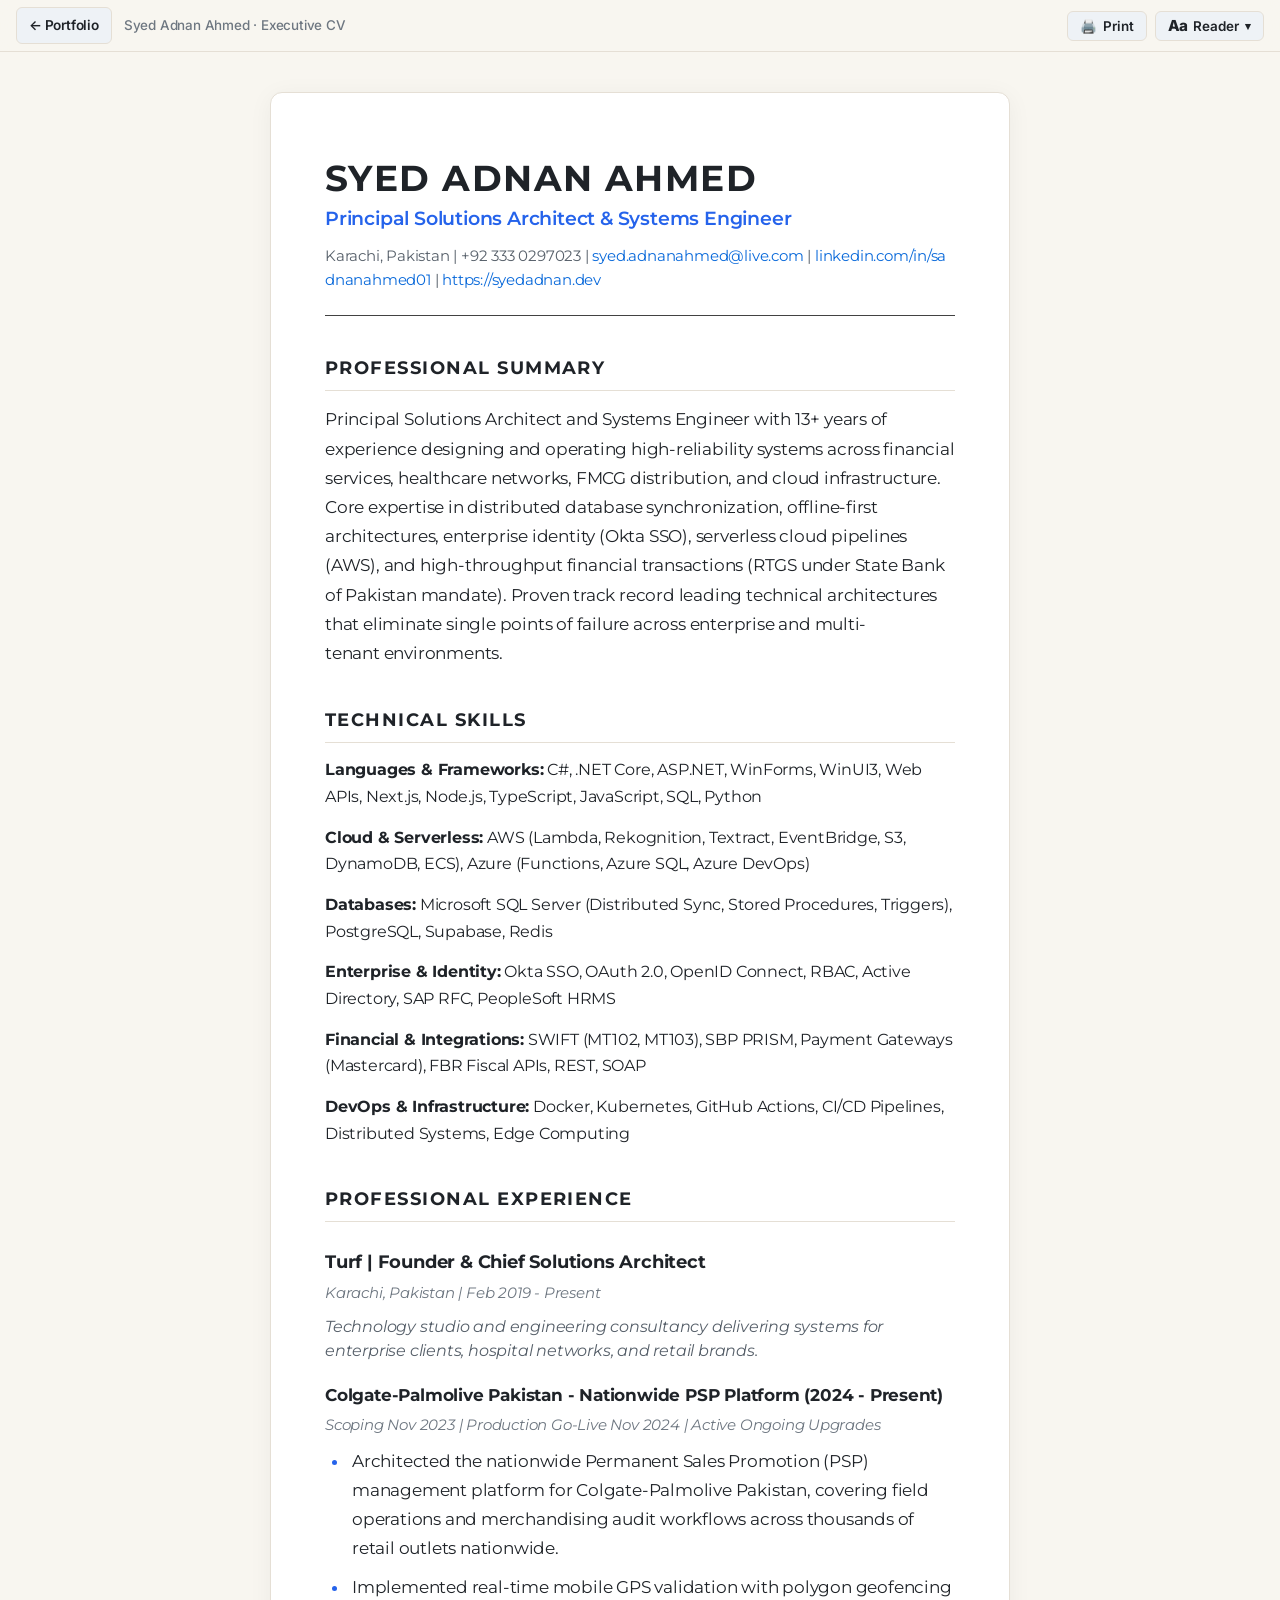
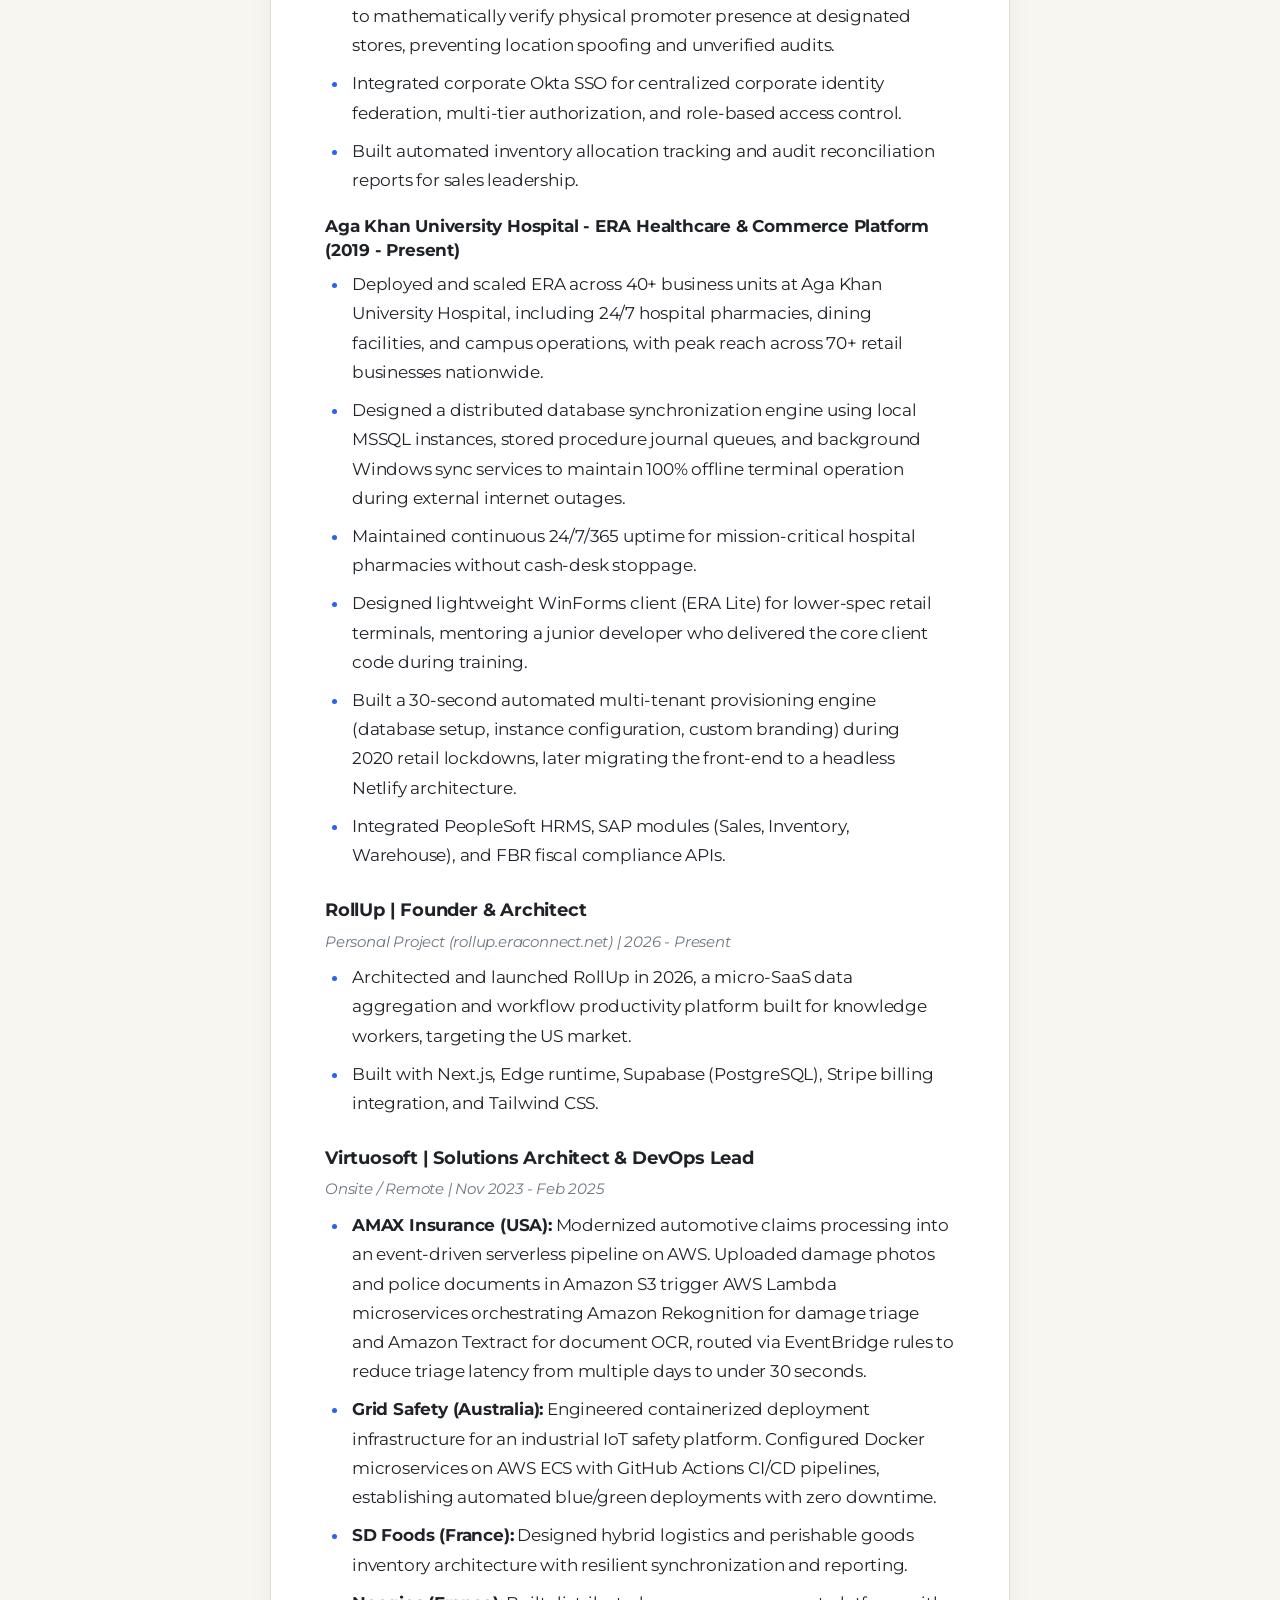
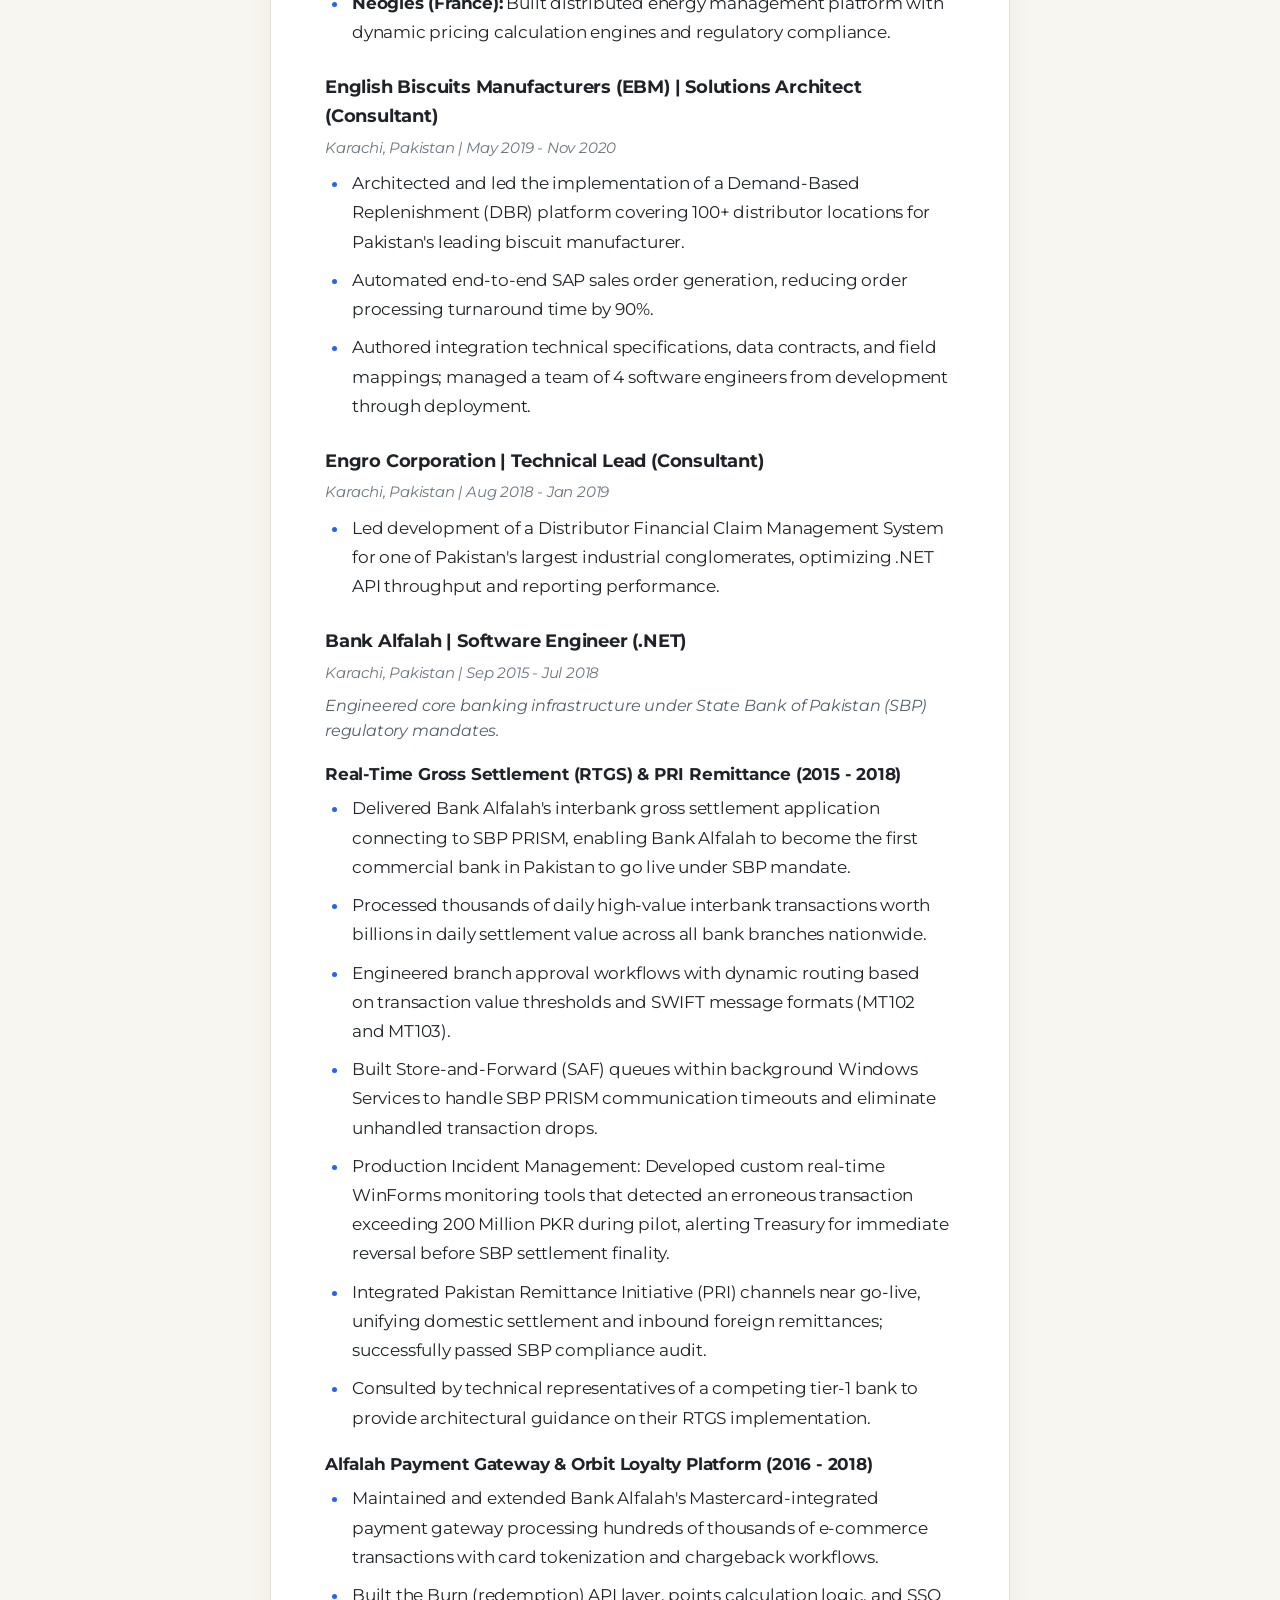
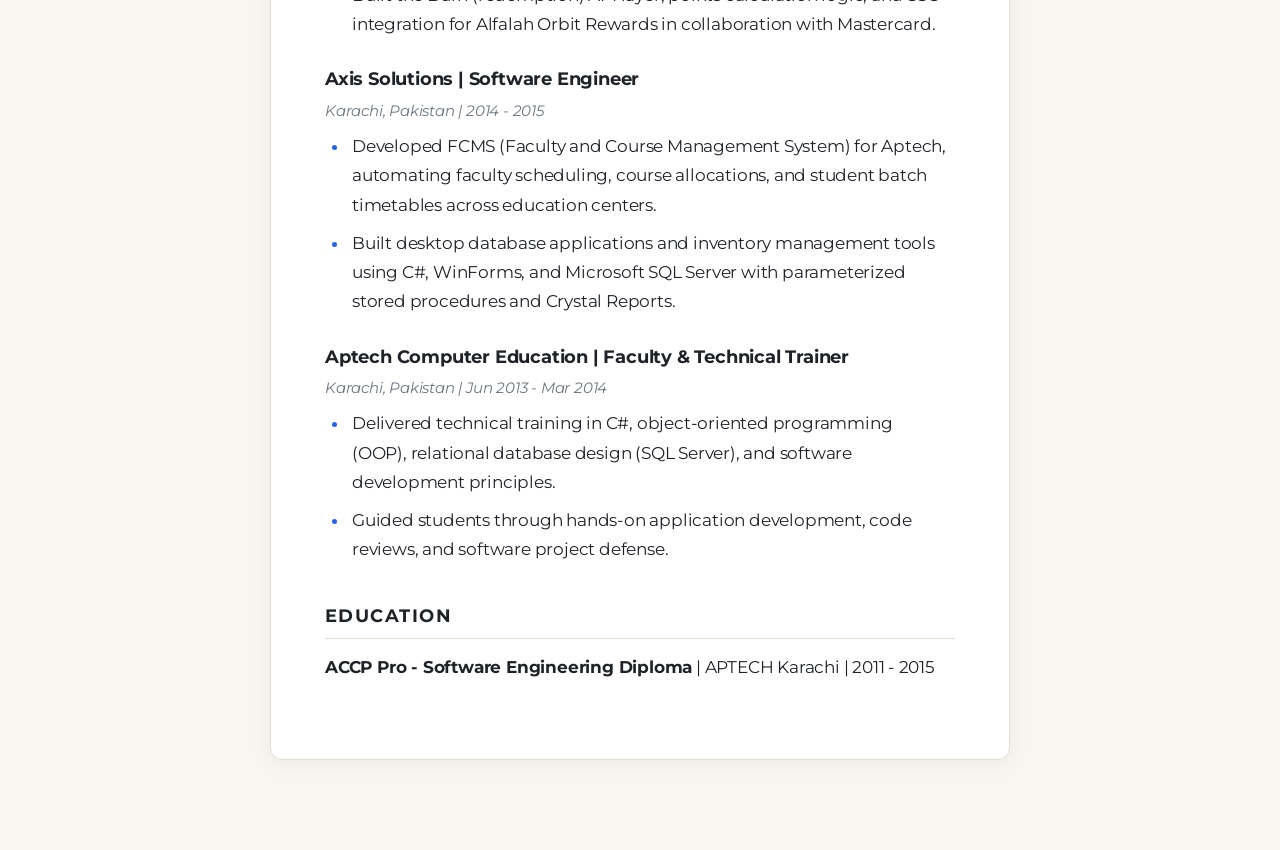
<file: cv.html>
<!DOCTYPE html>
<html lang="en" data-theme="paper" data-font="montserrat" data-size="md">

<head>
  <meta charset="UTF-8">
  <meta name="viewport" content="width=device-width, initial-scale=1.0">
  <title>Syed Adnan Ahmed - Resume</title>
  <meta name="description"
    content="Resume of Syed Adnan Ahmed - Principal Solutions Architect & Systems Engineer with 13+ years of experience.">

  <!-- Favicons -->
  <link rel="icon" type="image/svg+xml" href="favicon.svg" />
  <link rel="icon" type="image/png" href="favicon.png" />
  <link rel="apple-touch-icon" href="apple-touch-icon.png" />

  <!-- Modern Reader Typography (Montserrat + Clean Sans Inter + Code) -->
  <link rel="preconnect" href="https://fonts.googleapis.com">
  <link rel="preconnect" href="https://fonts.gstatic.com" crossorigin>
  <link
    href="https://fonts.googleapis.com/css2?family=Inter:wght@400;500;600;700&family=Montserrat:ital,wght@0,300;0,400;0,500;0,600;0,700;0,800;1,400&family=JetBrains+Mono:wght@400;500&display=swap"
    rel="stylesheet">

  <style>
    /* -------------------------------------------------------------
       E-READER / EPUB DESIGN SYSTEM & THEMES
       ------------------------------------------------------------- */
    :root {
      --font-montserrat: "Montserrat", -apple-system, BlinkMacSystemFont, "Segoe UI", Roboto, sans-serif;
      --font-sans: "Inter", -apple-system, BlinkMacSystemFont, "Segoe UI", Roboto, sans-serif;
      --font-mono: "JetBrains Mono", monospace;

      --text-scale: 1.04rem;
      --line-height: 1.72;
      --measure: 740px;
    }

    /* THEME 1: Paper (Natural Soft White Book Page) */
    html[data-theme="paper"] {
      --bg-page: #f8f6f0;
      --bg-surface: #ffffff;
      --bg-toolbar: rgba(248, 246, 240, 0.94);
      --border-color: #e5dfd5;
      --text-main: #1f2328;
      --text-secondary: #57606a;
      --text-muted: #6e7781;
      --link-color: #0969da;
      --accent: #2563eb;
      --card-shadow: 0 4px 24px rgba(0, 0, 0, 0.05);
      --badge-bg: #eef2f6;
      --hr-color: #222222;
    }

    /* THEME 2: Sepia (Authentic Warm Parchment / E-Reader) */
    html[data-theme="sepia"] {
      --bg-page: #f4ecd8;
      --bg-surface: #faeed9;
      --bg-toolbar: rgba(244, 236, 216, 0.95);
      --border-color: #dfd3ba;
      --text-main: #3d3226;
      --text-secondary: #635341;
      --text-muted: #7d6b56;
      --link-color: #8b4513;
      --accent: #875122;
      --card-shadow: 0 4px 24px rgba(78, 57, 32, 0.08);
      --badge-bg: #e8dcbf;
      --hr-color: #5c4735;
    }

    /* THEME 3: Night (OLED Charcoal / Deep Slate) */
    html[data-theme="night"] {
      --bg-page: #0d1117;
      --bg-surface: #161b22;
      --bg-toolbar: rgba(13, 17, 23, 0.94);
      --border-color: #30363d;
      --text-main: #e6edf3;
      --text-secondary: #9198a1;
      --text-muted: #7d8590;
      --link-color: #58a6ff;
      --accent: #38bdf8;
      --card-shadow: 0 8px 32px rgba(0, 0, 0, 0.45);
      --badge-bg: #21262d;
      --hr-color: #484f58;
    }

    /* Font Families */
    html[data-font="montserrat"] body {
      font-family: var(--font-montserrat);
      letter-spacing: -0.012em;
    }

    html[data-font="sans"] body {
      font-family: var(--font-sans);
      letter-spacing: -0.01em;
    }

    /* Reflowable Text Sizing */
    html[data-size="sm"] {
      --text-scale: 0.94rem;
      --line-height: 1.65;
    }

    html[data-size="md"] {
      --text-scale: 1.05rem;
      --line-height: 1.74;
    }

    html[data-size="lg"] {
      --text-scale: 1.18rem;
      --line-height: 1.8;
    }

    html[data-size="xl"] {
      --text-scale: 1.3rem;
      --line-height: 1.86;
    }

    * {
      box-sizing: border-box;
      margin: 0;
      padding: 0;
    }

    html {
      scroll-behavior: smooth;
      background-color: var(--bg-page);
      color: var(--text-main);
      transition: background-color 0.25s ease, color 0.25s ease;
    }

    body {
      background-color: var(--bg-page);
      color: var(--text-main);
      font-size: var(--text-scale);
      line-height: var(--line-height);
      text-rendering: optimizeLegibility;
      -webkit-font-smoothing: antialiased;
      hyphens: auto;
      -webkit-hyphens: auto;
      word-break: break-word;
      transition: background-color 0.25s ease, color 0.25s ease;
    }

    /* Top Reading Progress Bar */
    .reading-progress-bar {
      position: fixed;
      top: 0;
      left: 0;
      height: 3px;
      width: 0%;
      background: var(--accent);
      z-index: 1000;
      transition: width 0.08s ease-out;
    }

    /* Sticky Reader Header Toolbar */
    .reader-toolbar {
      position: sticky;
      top: 0;
      z-index: 999;
      background: var(--bg-toolbar);
      backdrop-filter: blur(14px);
      -webkit-backdrop-filter: blur(14px);
      border-bottom: 1px solid var(--border-color);
      height: 52px;
      padding: 0 16px;
      display: flex;
      align-items: center;
      justify-content: space-between;
      gap: 12px;
      font-family: var(--font-sans);
      white-space: nowrap;
    }

    .toolbar-left {
      display: flex;
      align-items: center;
      gap: 12px;
      flex-shrink: 0;
    }

    .toolbar-link {
      display: inline-flex;
      align-items: center;
      gap: 6px;
      color: var(--text-main);
      text-decoration: none;
      font-size: 0.85rem;
      font-weight: 600;
      padding: 6px 12px;
      border-radius: 6px;
      background: var(--badge-bg);
      border: 1px solid var(--border-color);
      transition: all 0.2s ease;
      white-space: nowrap;
      flex-shrink: 0;
    }

    .toolbar-link:hover {
      border-color: var(--accent);
      color: var(--accent);
    }

    .toolbar-title {
      font-size: 0.84rem;
      color: var(--text-muted);
      font-weight: 500;
    }

    .toolbar-right {
      display: flex;
      align-items: center;
      gap: 8px;
      flex-shrink: 0;
    }

    .toolbar-btn {
      border: 1px solid var(--border-color);
      background: var(--badge-bg);
      color: var(--text-main);
      padding: 6px 12px;
      border-radius: 6px;
      font-size: 0.84rem;
      font-weight: 600;
      cursor: pointer;
      display: inline-flex;
      align-items: center;
      gap: 6px;
      transition: all 0.18s ease;
      user-select: none;
      font-family: var(--font-sans);
      white-space: nowrap;
      flex-shrink: 0;
    }

    .toolbar-btn:hover {
      border-color: var(--accent);
      color: var(--accent);
    }

    .toolbar-btn.active {
      background: var(--bg-surface);
      border-color: var(--accent);
      color: var(--accent);
      box-shadow: 0 1px 4px rgba(0, 0, 0, 0.1);
    }

    .aa-badge {
      font-weight: 800;
      font-size: 0.95rem;
      letter-spacing: -0.05em;
      line-height: 1;
    }

    .chevron-arrow {
      font-size: 0.7rem;
      transition: transform 0.2s ease;
    }

    .toolbar-btn.active .chevron-arrow {
      transform: rotate(180deg);
    }

    /* Collapsible E-Reader Appearance Popover */
    .reader-settings-panel {
      position: fixed;
      top: 58px;
      right: 16px;
      width: 310px;
      max-width: calc(100vw - 32px);
      background: var(--bg-surface);
      border: 1px solid var(--border-color);
      border-radius: 12px;
      box-shadow: 0 14px 40px rgba(0, 0, 0, 0.2);
      padding: 16px;
      z-index: 1001;
      font-family: var(--font-sans);
      display: flex;
      flex-direction: column;
      gap: 14px;
      opacity: 0;
      visibility: hidden;
      transform: translateY(-8px) scale(0.98);
      pointer-events: none;
      transition: opacity 0.2s cubic-bezier(0.16, 1, 0.3, 1), transform 0.2s cubic-bezier(0.16, 1, 0.3, 1), visibility 0.2s;
    }

    .reader-settings-panel.open {
      opacity: 1;
      visibility: visible;
      transform: translateY(0) scale(1);
      pointer-events: auto;
    }

    .settings-header {
      display: flex;
      align-items: center;
      justify-content: space-between;
      border-bottom: 1px solid var(--border-color);
      padding-bottom: 8px;
    }

    .settings-title {
      font-size: 0.74rem;
      font-weight: 700;
      text-transform: uppercase;
      letter-spacing: 0.08em;
      color: var(--text-muted);
    }

    .settings-close-btn {
      border: none;
      background: transparent;
      color: var(--text-muted);
      cursor: pointer;
      font-size: 0.95rem;
      padding: 2px 6px;
      border-radius: 4px;
      line-height: 1;
      transition: color 0.15s ease;
    }

    .settings-close-btn:hover {
      color: var(--text-main);
    }

    .settings-section {
      display: flex;
      flex-direction: column;
      gap: 6px;
    }

    .settings-label {
      font-size: 0.72rem;
      font-weight: 700;
      letter-spacing: 0.06em;
      text-transform: uppercase;
      color: var(--text-muted);
    }

    .segmented-control {
      display: flex;
      align-items: center;
      background: var(--badge-bg);
      border: 1px solid var(--border-color);
      border-radius: 8px;
      padding: 3px;
      gap: 3px;
    }

    .segmented-btn {
      flex: 1;
      border: none;
      background: transparent;
      color: var(--text-secondary);
      padding: 7px 4px;
      font-size: 0.82rem;
      font-weight: 600;
      border-radius: 6px;
      cursor: pointer;
      display: inline-flex;
      align-items: center;
      justify-content: center;
      gap: 5px;
      transition: all 0.15s ease;
      user-select: none;
      white-space: nowrap;
    }

    .segmented-btn:hover {
      color: var(--text-main);
    }

    .segmented-btn.active {
      background: var(--bg-surface);
      color: var(--text-main);
      box-shadow: 0 1px 4px rgba(0, 0, 0, 0.12);
    }

    .theme-dot {
      width: 12px;
      height: 12px;
      border-radius: 50%;
      display: inline-block;
      border: 1px solid rgba(0, 0, 0, 0.25);
    }

    .theme-dot.paper { background: #ffffff; }
    .theme-dot.sepia { background: #f4ecd8; border-color: #8c7659; }
    .theme-dot.night { background: #161b22; border-color: #555; }

    .size-stepper {
      display: flex;
      align-items: center;
      background: var(--badge-bg);
      border: 1px solid var(--border-color);
      border-radius: 8px;
      padding: 3px;
    }

    .stepper-btn {
      border: none;
      background: transparent;
      color: var(--text-secondary);
      padding: 6px 16px;
      font-size: 0.95rem;
      font-weight: 700;
      border-radius: 6px;
      cursor: pointer;
      transition: all 0.15s ease;
      user-select: none;
    }

    .stepper-btn:hover {
      background: var(--bg-surface);
      color: var(--text-main);
    }

    .size-indicator {
      flex: 1;
      text-align: center;
      font-size: 0.82rem;
      font-weight: 600;
      color: var(--text-main);
    }

    /* E-Reader Layout Container */
    .reader-layout {
      min-height: calc(100vh - 56px);
      padding: 40px 20px 90px;
      display: flex;
      justify-content: center;
    }

    .reader-page {
      width: 100%;
      max-width: var(--measure);
      background: var(--bg-surface);
      border: 1px solid var(--border-color);
      border-radius: 12px;
      padding: 64px 54px;
      box-shadow: var(--card-shadow);
      transition: all 0.25s ease;
    }

    /* Content Typography */
    h1 {
      font-size: 2.25rem;
      font-weight: 700;
      color: var(--text-main);
      margin-bottom: 6px;
      text-transform: uppercase;
      letter-spacing: 0.04em;
      line-height: 1.2;
    }

    .subtitle {
      font-size: 1.18rem;
      font-weight: 600;
      color: var(--accent);
      margin-bottom: 12px;
      line-height: 1.35;
    }

    .contact {
      font-size: 0.94rem;
      color: var(--text-secondary);
      margin-bottom: 22px;
      line-height: 1.65;
    }

    .contact a {
      color: var(--link-color);
      text-decoration: none;
      word-break: break-all;
    }

    .contact a:hover {
      text-decoration: underline;
    }

    hr {
      border: none;
      border-top: 1.5px solid var(--hr-color);
      margin: 14px 0 28px 0;
      opacity: 0.85;
    }

    h2 {
      font-size: 1.15rem;
      font-weight: 700;
      text-transform: uppercase;
      letter-spacing: 0.08em;
      color: var(--text-main);
      margin: 36px 0 14px 0;
      padding-bottom: 6px;
      border-bottom: 1px solid var(--border-color);
    }

    .job-header {
      margin-top: 26px;
      margin-bottom: 4px;
    }

    .job-title {
      font-size: 1.14rem;
      font-weight: 700;
      color: var(--text-main);
      line-height: 1.4;
    }

    .job-meta {
      font-size: 0.92rem;
      color: var(--text-muted);
      margin-bottom: 8px;
      font-style: italic;
    }

    .company-desc {
      font-size: 0.98rem;
      color: var(--text-secondary);
      margin-bottom: 14px;
      font-style: italic;
      line-height: 1.55;
    }

    .project-heading {
      font-size: 1.05rem;
      font-weight: 700;
      color: var(--text-main);
      margin: 20px 0 6px 0;
      line-height: 1.4;
    }

    p {
      margin-bottom: 12px;
      text-wrap: pretty;
    }

    ul {
      margin: 8px 0 20px 0;
      padding-left: 24px;
    }

    ul li {
      margin-bottom: 9px;
      padding-left: 3px;
      text-wrap: pretty;
    }

    ul li::marker {
      color: var(--accent);
    }

    .skills-list {
      margin-bottom: 14px;
      font-size: 0.98rem;
      line-height: 1.7;
    }

    .skills-list strong {
      color: var(--text-main);
      font-weight: 700;
    }

    /* Mobile Responsive Screen Adaptations */
    @media screen and (max-width: 640px) {
      .reader-toolbar {
        padding: 0 12px;
      }

      .toolbar-title {
        display: none;
      }

      .toolbar-link {
        padding: 6px 10px;
        font-size: 0.82rem;
      }

      .toolbar-btn {
        padding: 6px 10px;
        font-size: 0.82rem;
      }

      .reader-settings-panel {
        top: 56px;
        right: 12px;
        left: 12px;
        width: auto;
        max-width: none;
      }

      .reader-layout {
        padding: 12px 10px 60px;
      }

      .reader-page {
        border-radius: 8px;
        padding: 24px 18px;
        border: none;
        box-shadow: none;
      }

      h1 {
        font-size: 1.75rem;
      }

      .subtitle {
        font-size: 1.04rem;
      }

      .contact {
        font-size: 0.88rem;
      }

      h2 {
        font-size: 1.05rem;
        margin-top: 28px;
      }

      .job-title {
        font-size: 1.06rem;
      }

      ul {
        padding-left: 18px;
      }
    }

    /* -------------------------------------------------------------
       PRINT & ATS COMPLIANCE PRESERVATION
       ------------------------------------------------------------- */
    @media print {
      @page {
        margin: 1.2cm 1.5cm;
        size: A4 portrait;
      }

      html,
      body {
        background: #ffffff !important;
        color: #000000 !important;
        font-family: Arial, Calibri, sans-serif !important;
        font-size: 9.8pt !important;
        line-height: 1.36 !important;
      }

      .reading-progress-bar,
      .reader-toolbar,
      .reader-settings-panel {
        display: none !important;
      }

      .reader-layout {
        padding: 0 !important;
        display: block !important;
      }

      .reader-page {
        max-width: 100% !important;
        padding: 0 !important;
        border: none !important;
        box-shadow: none !important;
        background: transparent !important;
      }

      h1 {
        font-size: 19pt !important;
        color: #000000 !important;
        margin: 0 0 2px 0 !important;
      }

      .subtitle {
        font-size: 11pt !important;
        color: #333333 !important;
        margin: 0 0 4px 0 !important;
      }

      .contact {
        font-size: 9.2pt !important;
        color: #444444 !important;
        margin: 0 0 10px 0 !important;
      }

      .contact a {
        color: #111111 !important;
        text-decoration: none !important;
      }

      hr {
        border-top: 1.5px solid #000000 !important;
        margin: 4px 0 10px 0 !important;
      }

      h2 {
        font-size: 10.5pt !important;
        color: #000000 !important;
        margin: 12px 0 4px 0 !important;
        border-bottom: 1px solid #cccccc !important;
        page-break-after: avoid;
      }

      .job-header {
        margin-top: 10px !important;
        page-break-after: avoid;
      }

      .job-title {
        font-size: 10.2pt !important;
        color: #000000 !important;
      }

      .job-meta {
        font-size: 9pt !important;
        color: #555555 !important;
        margin-bottom: 3px !important;
      }

      .company-desc {
        font-size: 9.2pt !important;
        color: #444444 !important;
        margin-bottom: 4px !important;
      }

      .project-heading {
        font-size: 9.8pt !important;
        color: #111111 !important;
        margin: 6px 0 2px 0 !important;
        page-break-after: avoid;
      }

      ul {
        margin: 2px 0 6px 0 !important;
        padding-left: 18px !important;
      }

      ul li {
        font-size: 9.5pt !important;
        margin-bottom: 2.5px !important;
        page-break-inside: avoid;
      }

      .skills-list {
        font-size: 9.5pt !important;
        margin: 3px 0 !important;
        line-height: 1.4 !important;
      }
    }
  </style>
</head>

<body>

  <!-- Reading Progress Bar -->
  <div class="reading-progress-bar" id="progress-bar"></div>

  <!-- Sticky Reader Header Toolbar -->
  <header class="reader-toolbar">
    <div class="toolbar-left">
      <a href="/" class="toolbar-link" title="Return to Portfolio">← Portfolio</a>
      <span class="toolbar-title">Syed Adnan Ahmed · Executive CV</span>
    </div>

    <div class="toolbar-right">
      <button class="toolbar-btn" id="btn-print" title="Print or Save as PDF">
        <span class="btn-icon">🖨️</span>
        <span class="btn-text">Print</span>
      </button>

      <button class="toolbar-btn btn-settings" id="btn-toggle-settings" aria-expanded="false" aria-controls="settings-panel" title="Customize reading appearance">
        <span class="aa-badge">Aa</span>
        <span class="btn-text">Reader</span>
        <span class="chevron-arrow" id="settings-chevron">▾</span>
      </button>
    </div>
  </header>

  <!-- Collapsible Reader Appearance Popover / Panel -->
  <div class="reader-settings-panel" id="settings-panel" role="region" aria-label="Reading Controls">
    <div class="settings-header">
      <span class="settings-title">Reading Settings</span>
      <button class="settings-close-btn" id="btn-close-settings" aria-label="Close Settings">✕</button>
    </div>

    <!-- Setting 1: Theme -->
    <div class="settings-section">
      <div class="settings-label">THEME</div>
      <div class="segmented-control">
        <button class="segmented-btn active" data-set-theme="paper" aria-label="Paper Theme">
          <span class="theme-dot paper"></span> Paper
        </button>
        <button class="segmented-btn" data-set-theme="sepia" aria-label="Sepia Theme">
          <span class="theme-dot sepia"></span> Sepia
        </button>
        <button class="segmented-btn" data-set-theme="night" aria-label="Night Theme">
          <span class="theme-dot night"></span> Night
        </button>
      </div>
    </div>

    <!-- Setting 2: Font Family -->
    <div class="settings-section">
      <div class="settings-label">TYPEFACE</div>
      <div class="segmented-control">
        <button class="segmented-btn active" data-set-font="montserrat" aria-label="Montserrat Font">
          <span style="font-family: 'Montserrat', sans-serif; font-weight: 600;">Montserrat</span>
        </button>
        <button class="segmented-btn" data-set-font="sans" aria-label="Sans Font">
          <span style="font-family: 'Inter', sans-serif; font-weight: 500;">Sans</span>
        </button>
      </div>
    </div>

    <!-- Setting 3: Font Size Stepper -->
    <div class="settings-section">
      <div class="settings-label">TEXT SIZE</div>
      <div class="size-stepper">
        <button class="stepper-btn" id="btn-size-dec" aria-label="Decrease Font Size">A-</button>
        <span class="size-indicator" id="size-indicator-text">Default (105%)</span>
        <button class="stepper-btn" id="btn-size-inc" aria-label="Increase Font Size">A+</button>
      </div>
    </div>
  </div>

  <!-- Reflowable Reader Layout -->
  <main class="reader-layout">
    <article class="reader-page">

      <h1>SYED ADNAN AHMED</h1>
      <p class="subtitle">Principal Solutions Architect &amp; Systems Engineer</p>
      <p class="contact">
        Karachi, Pakistan | +92 333 0297023 |
        <a href="mailto:syed.adnanahmed@live.com">syed.adnanahmed@live.com</a> |
        <a href="https://linkedin.com/in/sadnanahmed01" target="_blank" rel="noopener">linkedin.com/in/sadnanahmed01</a>
        |
        <a href="https://syedadnan.dev">https://syedadnan.dev</a>
      </p>
      <hr>

      <h2>Professional Summary</h2>
      <p>
        Principal Solutions Architect and Systems Engineer with 13+ years of experience designing and operating
        high-reliability systems across financial services, healthcare networks, FMCG distribution, and cloud
        infrastructure. Core expertise in distributed database synchronization, offline-first architectures, enterprise
        identity (Okta SSO), serverless cloud pipelines (AWS), and high-throughput financial transactions (RTGS under
        State
        Bank of Pakistan mandate). Proven track record leading technical architectures that eliminate single points of
        failure across enterprise and multi-tenant environments.
      </p>

      <h2>Technical Skills</h2>
      <div class="skills-list"><strong>Languages &amp; Frameworks:</strong> C#, .NET Core, ASP.NET, WinForms, WinUI3,
        Web
        APIs, Next.js, Node.js, TypeScript, JavaScript, SQL, Python</div>
      <div class="skills-list"><strong>Cloud &amp; Serverless:</strong> AWS (Lambda, Rekognition, Textract, EventBridge,
        S3,
        DynamoDB, ECS), Azure (Functions, Azure SQL, Azure DevOps)</div>
      <div class="skills-list"><strong>Databases:</strong> Microsoft SQL Server (Distributed Sync, Stored Procedures,
        Triggers), PostgreSQL, Supabase, Redis</div>
      <div class="skills-list"><strong>Enterprise &amp; Identity:</strong> Okta SSO, OAuth 2.0, OpenID Connect, RBAC,
        Active
        Directory, SAP RFC, PeopleSoft HRMS</div>
      <div class="skills-list"><strong>Financial &amp; Integrations:</strong> SWIFT (MT102, MT103), SBP PRISM, Payment
        Gateways (Mastercard), FBR Fiscal APIs, REST, SOAP</div>
      <div class="skills-list"><strong>DevOps &amp; Infrastructure:</strong> Docker, Kubernetes, GitHub Actions, CI/CD
        Pipelines, Distributed Systems, Edge Computing</div>

      <h2>Professional Experience</h2>

      <div class="job-header">
        <span class="job-title">Turf | Founder &amp; Chief Solutions Architect</span>
      </div>
      <div class="job-meta">Karachi, Pakistan | Feb 2019 - Present</div>
      <p class="company-desc">Technology studio and engineering consultancy delivering systems for enterprise clients,
        hospital networks, and retail brands.</p>

      <p class="project-heading">Colgate-Palmolive Pakistan - Nationwide PSP Platform (2024 - Present)</p>
      <div class="job-meta">Scoping Nov 2023 | Production Go-Live Nov 2024 | Active Ongoing Upgrades</div>
      <ul>
        <li>Architected the nationwide Permanent Sales Promotion (PSP) management platform for Colgate-Palmolive
          Pakistan,
          covering field operations and merchandising audit workflows across thousands of retail outlets nationwide.
        </li>
        <li>Implemented real-time mobile GPS validation with polygon geofencing to mathematically verify physical
          promoter
          presence at designated stores, preventing location spoofing and unverified audits.</li>
        <li>Integrated corporate Okta SSO for centralized corporate identity federation, multi-tier authorization, and
          role-based access control.</li>
        <li>Built automated inventory allocation tracking and audit reconciliation reports for sales leadership.</li>
      </ul>

      <p class="project-heading">Aga Khan University Hospital - ERA Healthcare &amp; Commerce Platform (2019 - Present)
      </p>
      <ul>
        <li>Deployed and scaled ERA across 40+ business units at Aga Khan University Hospital, including 24/7 hospital
          pharmacies, dining facilities, and campus operations, with peak reach across 70+ retail businesses nationwide.
        </li>
        <li>Designed a distributed database synchronization engine using local MSSQL instances, stored procedure journal
          queues, and background Windows sync services to maintain 100% offline terminal operation during external
          internet
          outages.</li>
        <li>Maintained continuous 24/7/365 uptime for mission-critical hospital pharmacies without cash-desk stoppage.
        </li>
        <li>Designed lightweight WinForms client (ERA Lite) for lower-spec retail terminals, mentoring a junior
          developer
          who delivered the core client code during training.</li>
        <li>Built a 30-second automated multi-tenant provisioning engine (database setup, instance configuration, custom
          branding) during 2020 retail lockdowns, later migrating the front-end to a headless Netlify architecture.</li>
        <li>Integrated PeopleSoft HRMS, SAP modules (Sales, Inventory, Warehouse), and FBR fiscal compliance APIs.</li>
      </ul>

      <div class="job-header">
        <span class="job-title">RollUp | Founder &amp; Architect</span>
      </div>
      <div class="job-meta">Personal Project (rollup.eraconnect.net) | 2026 - Present</div>
      <ul>
        <li>Architected and launched RollUp in 2026, a micro-SaaS data aggregation and workflow productivity platform
          built
          for knowledge workers, targeting the US market.</li>
        <li>Built with Next.js, Edge runtime, Supabase (PostgreSQL), Stripe billing integration, and Tailwind CSS.</li>
      </ul>

      <div class="job-header">
        <span class="job-title">Virtuosoft | Solutions Architect &amp; DevOps Lead</span>
      </div>
      <div class="job-meta">Onsite / Remote | Nov 2023 - Feb 2025</div>
      <ul>
        <li><strong>AMAX Insurance (USA):</strong> Modernized automotive claims processing into an event-driven
          serverless
          pipeline on AWS. Uploaded damage photos and police documents in Amazon S3 trigger AWS Lambda microservices
          orchestrating Amazon Rekognition for damage triage and Amazon Textract for document OCR, routed via
          EventBridge
          rules to reduce triage latency from multiple days to under 30 seconds.</li>
        <li><strong>Grid Safety (Australia):</strong> Engineered containerized deployment infrastructure for an
          industrial
          IoT safety platform. Configured Docker microservices on AWS ECS with GitHub Actions CI/CD pipelines,
          establishing
          automated blue/green deployments with zero downtime.</li>
        <li><strong>SD Foods (France):</strong> Designed hybrid logistics and perishable goods inventory architecture
          with
          resilient synchronization and reporting.</li>
        <li><strong>Neogies (France):</strong> Built distributed energy management platform with dynamic pricing
          calculation
          engines and regulatory compliance.</li>
      </ul>

      <div class="job-header">
        <span class="job-title">English Biscuits Manufacturers (EBM) | Solutions Architect (Consultant)</span>
      </div>
      <div class="job-meta">Karachi, Pakistan | May 2019 - Nov 2020</div>
      <ul>
        <li>Architected and led the implementation of a Demand-Based Replenishment (DBR) platform covering 100+
          distributor
          locations for Pakistan's leading biscuit manufacturer.</li>
        <li>Automated end-to-end SAP sales order generation, reducing order processing turnaround time by 90%.</li>
        <li>Authored integration technical specifications, data contracts, and field mappings; managed a team of 4
          software
          engineers from development through deployment.</li>
      </ul>

      <div class="job-header">
        <span class="job-title">Engro Corporation | Technical Lead (Consultant)</span>
      </div>
      <div class="job-meta">Karachi, Pakistan | Aug 2018 - Jan 2019</div>
      <ul>
        <li>Led development of a Distributor Financial Claim Management System for one of Pakistan's largest industrial
          conglomerates, optimizing .NET API throughput and reporting performance.</li>
      </ul>

      <div class="job-header">
        <span class="job-title">Bank Alfalah | Software Engineer (.NET)</span>
      </div>
      <div class="job-meta">Karachi, Pakistan | Sep 2015 - Jul 2018</div>
      <p class="company-desc">Engineered core banking infrastructure under State Bank of Pakistan (SBP) regulatory
        mandates.</p>

      <p class="project-heading">Real-Time Gross Settlement (RTGS) &amp; PRI Remittance (2015 - 2018)</p>
      <ul>
        <li>Delivered Bank Alfalah's interbank gross settlement application connecting to SBP PRISM, enabling Bank
          Alfalah
          to become the first commercial bank in Pakistan to go live under SBP mandate.</li>
        <li>Processed thousands of daily high-value interbank transactions worth billions in daily settlement value
          across
          all bank branches nationwide.</li>
        <li>Engineered branch approval workflows with dynamic routing based on transaction value thresholds and SWIFT
          message formats (MT102 and MT103).</li>
        <li>Built Store-and-Forward (SAF) queues within background Windows Services to handle SBP PRISM communication
          timeouts and eliminate unhandled transaction drops.</li>
        <li>Production Incident Management: Developed custom real-time WinForms monitoring tools that detected an
          erroneous
          transaction exceeding 200 Million PKR during pilot, alerting Treasury for immediate reversal before SBP
          settlement
          finality.</li>
        <li>Integrated Pakistan Remittance Initiative (PRI) channels near go-live, unifying domestic settlement and
          inbound
          foreign remittances; successfully passed SBP compliance audit.</li>
        <li>Consulted by technical representatives of a competing tier-1 bank to provide architectural guidance on their
          RTGS implementation.</li>
      </ul>

      <p class="project-heading">Alfalah Payment Gateway &amp; Orbit Loyalty Platform (2016 - 2018)</p>
      <ul>
        <li>Maintained and extended Bank Alfalah's Mastercard-integrated payment gateway processing hundreds of
          thousands of
          e-commerce transactions with card tokenization and chargeback workflows.</li>
        <li>Built the Burn (redemption) API layer, points calculation logic, and SSO integration for Alfalah Orbit
          Rewards
          in collaboration with Mastercard.</li>
      </ul>

      <div class="job-header">
        <span class="job-title">Axis Solutions | Software Engineer</span>
      </div>
      <div class="job-meta">Karachi, Pakistan | 2014 - 2015</div>
      <ul>
        <li>Developed FCMS (Faculty and Course Management System) for Aptech, automating faculty scheduling, course
          allocations, and student batch timetables across education centers.</li>
        <li>Built desktop database applications and inventory management tools using C#, WinForms, and Microsoft SQL
          Server
          with parameterized stored procedures and Crystal Reports.</li>
      </ul>

      <div class="job-header">
        <span class="job-title">Aptech Computer Education | Faculty &amp; Technical Trainer</span>
      </div>
      <div class="job-meta">Karachi, Pakistan | Jun 2013 - Mar 2014</div>
      <ul>
        <li>Delivered technical training in C#, object-oriented programming (OOP), relational database design (SQL
          Server),
          and software development principles.</li>
        <li>Guided students through hands-on application development, code reviews, and software project defense.</li>
      </ul>

      <h2>Education</h2>
      <p><strong>ACCP Pro - Software Engineering Diploma</strong> | APTECH Karachi | 2011 - 2015</p>

    </article>
  </main>

  <!-- Interactive E-Reader Controls Script -->
  <script>
    (function () {
      const root = document.documentElement;
      const progressBar = document.getElementById('progress-bar');
      const themeButtons = document.querySelectorAll('[data-set-theme]');
      const fontButtons = document.querySelectorAll('[data-set-font]');
      const btnSizeDec = document.getElementById('btn-size-dec');
      const btnSizeInc = document.getElementById('btn-size-inc');
      const sizeIndicatorText = document.getElementById('size-indicator-text');
      const btnPrint = document.getElementById('btn-print');

      const btnToggleSettings = document.getElementById('btn-toggle-settings');
      const settingsPanel = document.getElementById('settings-panel');
      const btnCloseSettings = document.getElementById('btn-close-settings');

      const SIZES = ['sm', 'md', 'lg', 'xl'];
      const SIZE_LABELS = {
        sm: 'Compact (94%)',
        md: 'Default (105%)',
        lg: 'Large (118%)',
        xl: 'Extra Large (130%)'
      };

      // Restore saved preferences
      const savedTheme = localStorage.getItem('epub_cv_theme') || 'paper';
      let savedFont = localStorage.getItem('epub_cv_font') || 'montserrat';
      if (savedFont === 'serif') savedFont = 'montserrat';
      const savedSize = localStorage.getItem('epub_cv_size') || 'md';

      applyTheme(savedTheme);
      applyFont(savedFont);
      applySize(savedSize);

      function applyTheme(theme) {
        root.setAttribute('data-theme', theme);
        localStorage.setItem('epub_cv_theme', theme);
        themeButtons.forEach(btn => {
          btn.classList.toggle('active', btn.getAttribute('data-set-theme') === theme);
        });
      }

      function applyFont(font) {
        root.setAttribute('data-font', font);
        localStorage.setItem('epub_cv_font', font);
        fontButtons.forEach(btn => {
          btn.classList.toggle('active', btn.getAttribute('data-set-font') === font);
        });
      }

      function applySize(size) {
        root.setAttribute('data-size', size);
        localStorage.setItem('epub_cv_size', size);
        if (sizeIndicatorText) {
          sizeIndicatorText.textContent = SIZE_LABELS[size] || 'Default (105%)';
        }
      }

      // Event Listeners: Themes
      themeButtons.forEach(btn => {
        btn.addEventListener('click', () => {
          applyTheme(btn.getAttribute('data-set-theme'));
        });
      });

      // Event Listeners: Fonts
      fontButtons.forEach(btn => {
        btn.addEventListener('click', () => {
          applyFont(btn.getAttribute('data-set-font'));
        });
      });

      // Event Listeners: Font Size
      btnSizeDec.addEventListener('click', () => {
        const currentSize = root.getAttribute('data-size') || 'md';
        const currentIndex = SIZES.indexOf(currentSize);
        if (currentIndex > 0) {
          applySize(SIZES[currentIndex - 1]);
        }
      });

      btnSizeInc.addEventListener('click', () => {
        const currentSize = root.getAttribute('data-size') || 'md';
        const currentIndex = SIZES.indexOf(currentSize);
        if (currentIndex < SIZES.length - 1) {
          applySize(SIZES[currentIndex + 1]);
        }
      });

      // Settings Panel Open/Close Toggle
      function openSettings() {
        settingsPanel.classList.add('open');
        btnToggleSettings.classList.add('active');
        btnToggleSettings.setAttribute('aria-expanded', 'true');
      }

      function closeSettings() {
        settingsPanel.classList.remove('open');
        btnToggleSettings.classList.remove('active');
        btnToggleSettings.setAttribute('aria-expanded', 'false');
      }

      function toggleSettings() {
        if (settingsPanel.classList.contains('open')) {
          closeSettings();
        } else {
          openSettings();
        }
      }

      btnToggleSettings.addEventListener('click', (e) => {
        e.stopPropagation();
        toggleSettings();
      });

      btnCloseSettings.addEventListener('click', (e) => {
        e.stopPropagation();
        closeSettings();
      });

      // Close settings panel when clicking outside or pressing Escape
      document.addEventListener('click', (e) => {
        if (settingsPanel.classList.contains('open') &&
            !settingsPanel.contains(e.target) &&
            !btnToggleSettings.contains(e.target)) {
          closeSettings();
        }
      });

      document.addEventListener('keydown', (e) => {
        if (e.key === 'Escape' && settingsPanel.classList.contains('open')) {
          closeSettings();
        }
      });

      // Print
      btnPrint.addEventListener('click', () => {
        closeSettings();
        window.print();
      });

      // Reading Scroll Progress
      window.addEventListener('scroll', () => {
        const totalHeight = document.documentElement.scrollHeight - window.innerHeight;
        if (totalHeight > 0) {
          const progress = (window.scrollY / totalHeight) * 100;
          progressBar.style.width = Math.min(100, Math.max(0, progress)) + '%';
        }
      }, { passive: true });
    })();
  </script>
</body>

</html>
</file>
